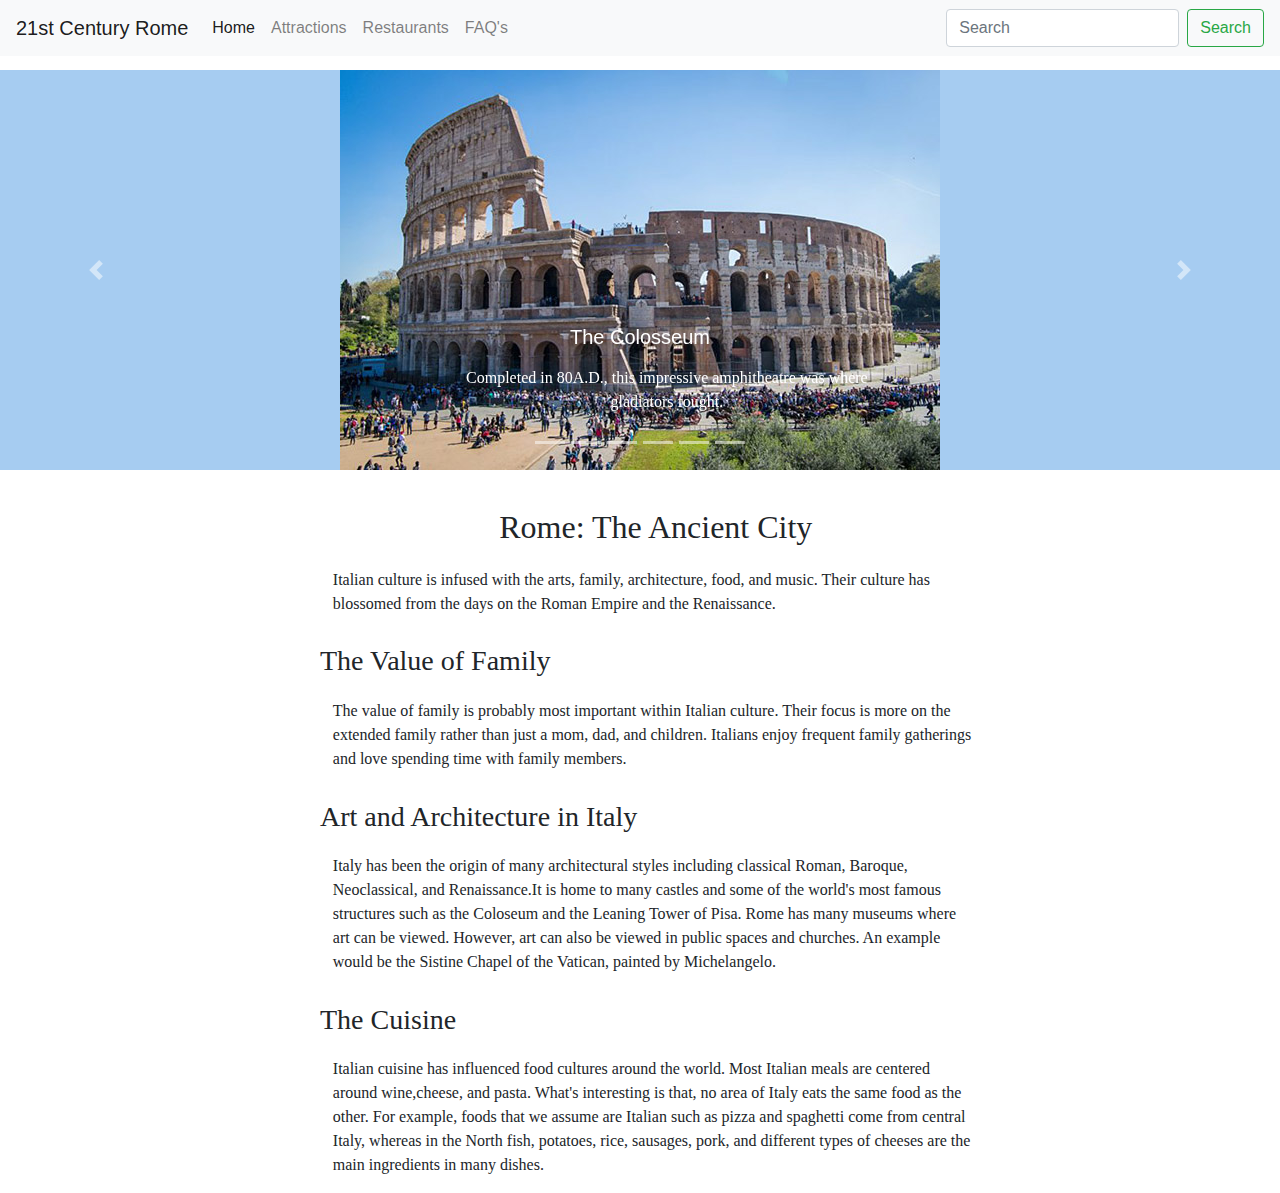
<file: index.html>
<!doctype html>
<html>
<head>
<meta charset="utf-8">
<meta http-equiv="X-UA-Compatible" content="IE=edge">
<meta name="viewport" content="width=device-width, initial-scale=1.0">
<title>SOF0992-21st Century Rome</title>
<link href="CSS/RomeStyle.css" rel="stylesheet" type="text/css">
<link href="CSS/bootstrap-4.4.1.css" rel="stylesheet" type="text/css">
<!--The following script tag downloads a font from the Adobe Edge Web Fonts server for use within the web page. We recommend that you do not modify it.-->
<script>var __adobewebfontsappname__="dreamweaver"</script>
<script src="http://use.edgefonts.net/abel:n4:default.js" type="text/javascript"></script>
</head>

<body style="padding-top: 70px">
<nav class="navbar fixed-top navbar-expand-lg navbar-light bg-light"> <a class="navbar-brand" href="#">21st Century Rome</a>
	  <button class="navbar-toggler" type="button" data-toggle="collapse" data-target="#navbarSupportedContent1" aria-controls="navbarSupportedContent1" aria-expanded="false" aria-label="Toggle navigation"> <span class="navbar-toggler-icon"></span> </button>
	  <div class="collapse navbar-collapse" id="navbarSupportedContent1">
	    <ul class="navbar-nav mr-auto">
	      <li class="nav-item active"> <a class="nav-link" href="index.html">Home</a></li>
	      <li class="nav-item"> <a class="nav-link" href="Attractions.html">Attractions</a></li>
	      <li class="nav-item"> <a class="nav-link" href="Restaurants.html">Restaurants</a></li>
	      <li class="nav-item"> <a class="nav-link" href="FAQ.html">FAQ's</a></li>
        </ul>
	    <form class="form-inline my-2 my-lg-0">
	      <input class="form-control mr-sm-2" type="search" placeholder="Search" aria-label="Search">
	      <button class="btn btn-outline-success my-2 my-sm-0" type="submit">Search</button>
        </form>
  </div>
</nav>

<div id="carouselExampleIndicators1" class="carousel slide" data-ride="carousel" style="background-color:#A6CCF1">
  <ol class="carousel-indicators">
    <li data-target="#carouselExampleIndicators1" data-slide-to="0"></li>
    <li data-target="#carouselExampleIndicators1" data-slide-to="1"></li>
    <li data-target="#carouselExampleIndicators1" data-slide-to="2"></li>
    <li data-target="#carouselExampleIndicators1" data-slide-to="3"></li>
    <li data-target="#carouselExampleIndicators1" data-slide-to="4"></li>
    <li data-target="#carouselExampleIndicators1" data-slide-to="5"></li>
  </ol>
  <div class="carousel-inner" role="listbox">
    <div class="carousel-item active"> <img class="d-block mx-auto" src="Images/Colosseum.jpg" alt="First slide">
      <div class="carousel-caption">
        <h5>The Colosseum </h5>
        <p>Completed in 80A.D., this impressive amphitheatre was where gladiators fought.</p>
      </div>
    </div>
    <div class="carousel-item"> <img class="d-block mx-auto" src="Images/Galleria-Borghese.jpg" alt="Second slide">
      <div class="carousel-caption">
        <h5>Galleria Borghese</h5>
        <p>This gallery houses one of the most outstanding art collections in the world.</p>
      </div>
    </div>
    <div class="carousel-item"> <img class="d-block mx-auto" src="Images/Roman Forum.jpg" alt="Third slide">
      <div class="carousel-caption">
        <h5>The Roman Forum</h5>
        <p>A cultural, economic, and political centre of ancient Rome. Includes important sites such as The Temple of Julius Caesar.</p>
      </div>
    </div>
    <div class="carousel-item"> <img class="d-block mx-auto" src="Images/Pantheon.jpg" alt="Fourth slide">
      <div class="carousel-caption">
        <h5>The Pantheon</h5>
        <p>This historic structure is the place of burial of two Italian kings as well as the tomb of renaissance painter Raphael.</p>
      </div>
    </div>
    <div class="carousel-item"> <img class="d-block mx-auto" src="Images/Trevi Fountain.jpg" alt="Fifth slide">
      <div class="carousel-caption">
        <h5>Fontana di Trevi</h5>
        <p>Known as one of the most beautiful fountains in the world. About 3000 euros are thrown into the fountain every day.</p>
      </div>
    </div>
    <div class="carousel-item"> <img class="d-block mx-auto" src="Images/St. Peter's Basilica.jpg" alt="Last slide">
      <div class="carousel-caption">
        <h5>St. Peter's Basilica</h5>
        <p>One of the largest churches in the world. It houses Michelangelo's The Pieta and other amazing artworks.</p>
      </div>
    </div>
  </div>
  <a class="carousel-control-prev" href="#carouselExampleIndicators1" role="button" data-slide="prev"> <span class="carousel-control-prev-icon" aria-hidden="true"></span> <span class="sr-only">Previous</span> </a> <a class="carousel-control-next" href="#carouselExampleIndicators1" role="button" data-slide="next"> <span class="carousel-control-next-icon" aria-hidden="true"></span> <span class="sr-only">Next</span></a> 
</div>
<section>
<h2>Rome: The Ancient City</h2>
	<p>Italian culture is infused with the arts, family, architecture, food, and music. Their culture has blossomed from the days on the Roman Empire and the Renaissance.</p>
<h3>The Value of Family</h3>
	<p>The value of family is probably most important within Italian culture. Their focus is more on the extended family rather than just a mom, dad, and children. Italians enjoy frequent family gatherings and love spending time with family members.</p>
<h3>Art and Architecture in Italy</h3>
	<p>Italy has been the origin of many architectural styles including classical Roman, Baroque, Neoclassical, and Renaissance.It is home to many castles and some of the world's most famous structures such as the Coloseum and the Leaning Tower of Pisa. Rome has many museums where art can be viewed. However, art can also be viewed in public spaces and churches. An example would be the Sistine Chapel of the Vatican, painted by Michelangelo.</p>
<h3>The Cuisine</h3>
	<p>Italian cuisine has influenced food cultures around the world. Most Italian meals are centered around wine,cheese, and pasta. What's interesting is that, no area of Italy eats the same food as the other. For example, foods that we assume are Italian such as pizza and spaghetti come from central Italy, whereas in the North fish, potatoes, rice, sausages, pork, and different types of cheeses are the main ingredients in many dishes.</p>
</section>
<script src="js/jquery-3.4.1.min.js"></script>
<script src="js/popper.min.js"></script>
<script src="js/bootstrap-4.4.1.js"></script>
</body>
</html>
</file>
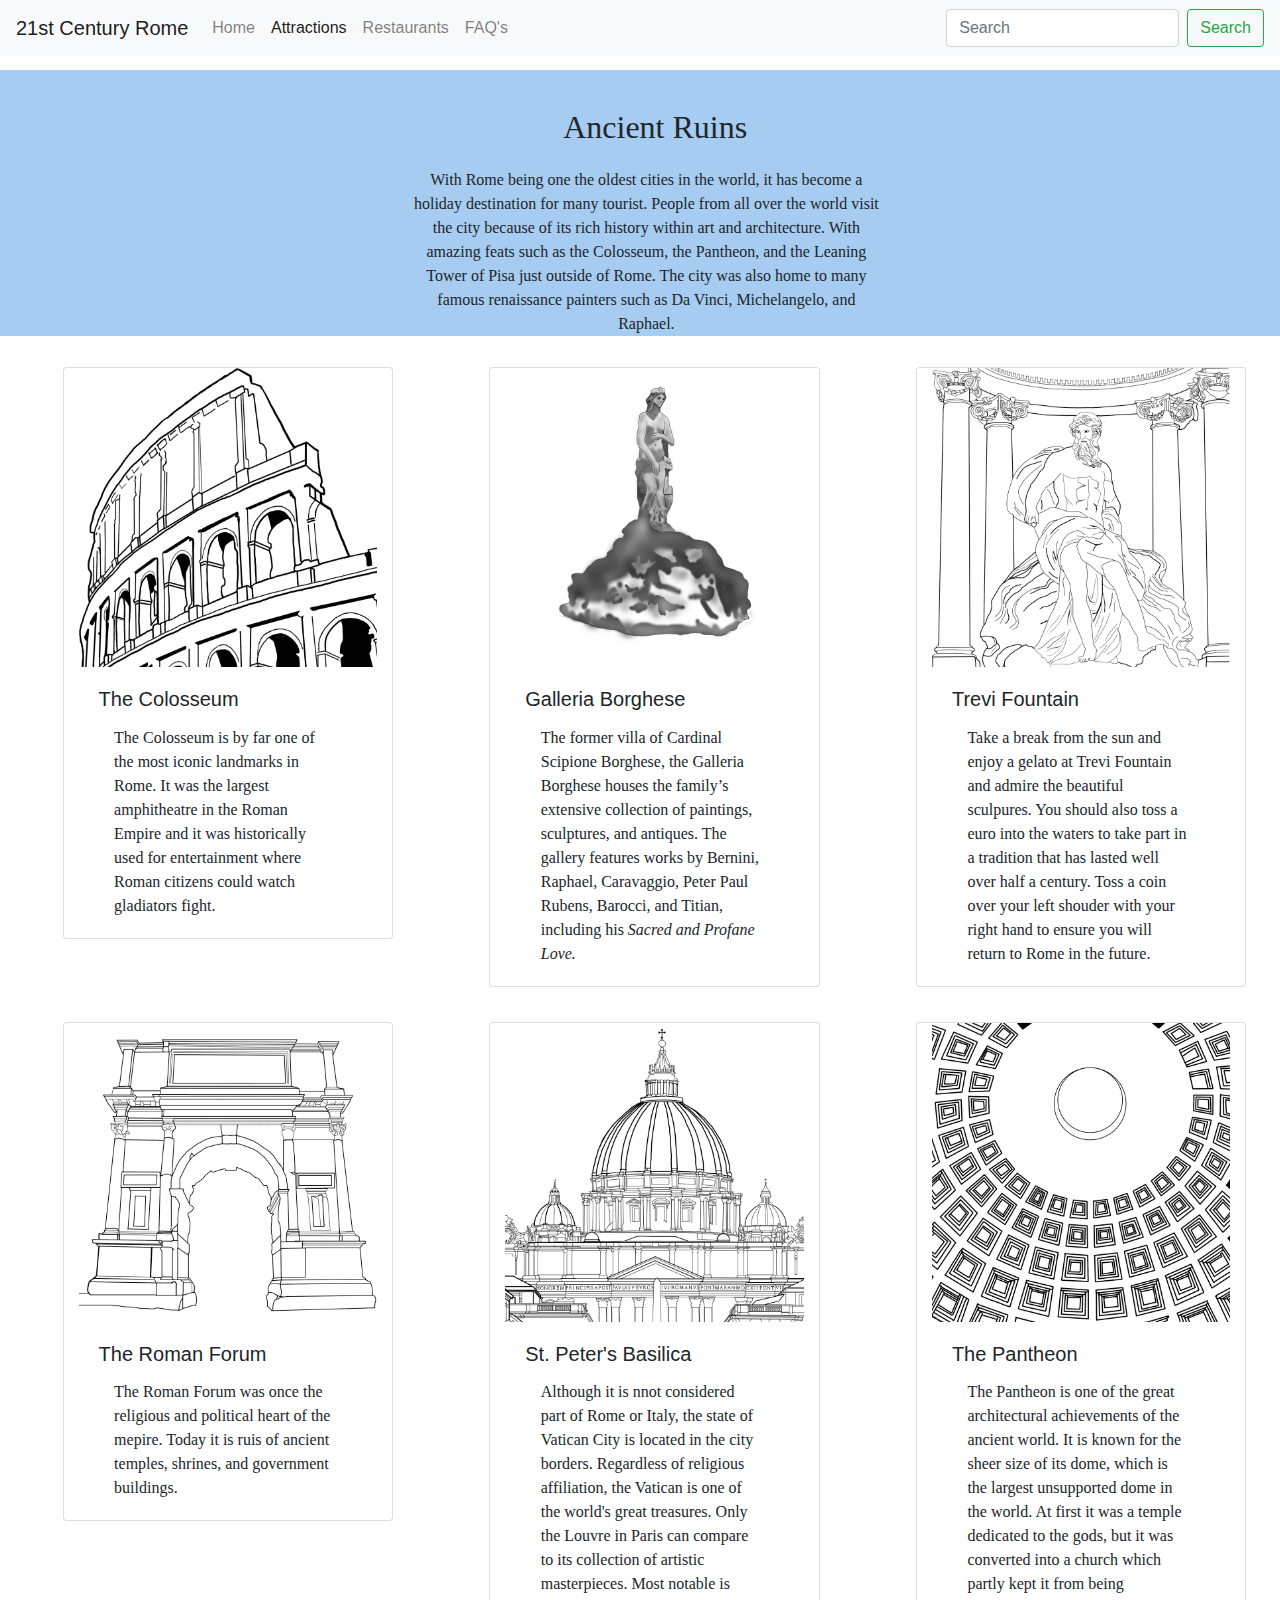
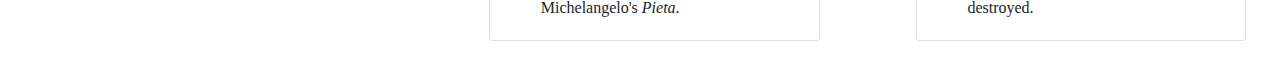
<file: Attractions.html>
<!doctype html>
<html>
<head>
<meta charset="utf-8">
<meta http-equiv="X-UA-Compatible" content="IE=edge">
<meta name="viewport" content="width=device-width, initial-scale=1.0">
<title>SOF0992-21st Century Rome</title>
<link href="CSS/RomeStyle.css" rel="stylesheet" type="text/css">
<link href="CSS/bootstrap-4.4.1.css" rel="stylesheet" type="text/css">
<!--The following script tag downloads a font from the Adobe Edge Web Fonts server for use within the web page. We recommend that you do not modify it.--><script>var __adobewebfontsappname__="dreamweaver"</script><script src="http://use.edgefonts.net/lato:n1:default;abel:n4:default.js" type="text/javascript"></script>
</head>

<body style="padding-top: 70px">
<nav class="navbar fixed-top navbar-expand-lg navbar-light bg-light"> <a class="navbar-brand" href="#">21st Century Rome</a>
	  <button class="navbar-toggler" type="button" data-toggle="collapse" data-target="#navbarSupportedContent1" aria-controls="navbarSupportedContent1" aria-expanded="false" aria-label="Toggle navigation"> <span class="navbar-toggler-icon"></span> </button>
	  <div class="collapse navbar-collapse" id="navbarSupportedContent1">
	    <ul class="navbar-nav mr-auto">
	      <li class="nav-item"> <a class="nav-link" href="index.html">Home</a></li>
	      <li class="nav-item active"> <a class="nav-link" href="Attractions.html">Attractions</a></li>
	      <li class="nav-item"> <a class="nav-link" href="Restaurants.html">Restaurants</a></li>
	      <li class="nav-item"> <a class="nav-link" href="FAQ.html">FAQ's</a></li>
        </ul>
	    <form class="form-inline my-2 my-lg-0">
	      <input class="form-control mr-sm-2" type="search" placeholder="Search" aria-label="Search">
	      <button class="btn btn-outline-success my-2 my-sm-0" type="submit">Search</button>
        </form>
  </div>
</nav>

<section class="attractions">
<h2>Ancient Ruins</h2>
	<p>With Rome being one the oldest cities in the world, it has become a holiday destination for many tourist. People from all over the world visit the city because of its rich history within art and architecture. With amazing feats such as the Colosseum, the Pantheon, and the Leaning Tower of Pisa just outside of Rome. The city was also home to many famous renaissance painters such as Da Vinci, Michelangelo, and Raphael.</p>
</section>
<div class="container-fluid">
  <div class="row">
    <div class="col-xl-4">
      <div class="card col-md-4 col-xl-10"> <img class="card-img-top" src="Illustrations/Colosseum Line Drawing.jpg" alt="Card image cap">
        <div class="card-body">
          <h5 class="card-title">The Colosseum</h5>
          <p class="card-text">The Colosseum is by far one of the most iconic landmarks in Rome. It was the largest amphitheatre in the Roman Empire and it was historically used for entertainment where Roman citizens could watch gladiators fight.</p>
        </div>
      </div>
    </div>
    <div class="col-xl-4">
      <div class="card col-md-4 col-xl-10"> <img class="card-img-top" src="Illustrations/Borghese Gallery Statue.jpg" alt="Card image cap">
        <div class="card-body">
          <h5 class="card-title">Galleria Borghese</h5>
          <p class="card-text">The former villa of Cardinal Scipione Borghese, the Galleria Borghese houses the family’s extensive collection of paintings, sculptures, and antiques. The gallery features works by Bernini, Raphael, Caravaggio, Peter Paul Rubens, Barocci, and Titian, including his <em>Sacred and Profane Love.</em></p>
        </div>
      </div>
    </div>
    <div class="col-xl-4">
      <div class="card col-md-4 col-xl-10"> <img class="card-img-top" src="Illustrations/Trevi Fountain Drawing.jpg" alt="Card image cap">
        <div class="card-body">
          <h5 class="card-title">Trevi Fountain</h5>
          <p class="card-text">Take a break from the sun and enjoy a gelato at Trevi Fountain and admire the beautiful sculpures. You should also toss a euro into the waters to take part in a tradition that has lasted well over half a century. Toss a coin over your left shouder with your right hand to ensure you will return to Rome in the future.</p>
         </div>
      </div>
    </div>
  </div>
</div>
<div class="container-fluid">
  <div class="row">
    <div class="col-xl-4">
      <div class="card col-md-4 col-xl-10"> <img class="card-img-top" src="Illustrations/Arch of Titus Drawing.jpg" alt="Card image cap">
        <div class="card-body">
          <h5 class="card-title">The Roman Forum</h5>
          <p class="card-text">The Roman Forum was once the religious and political heart of the mepire. Today it is ruis of ancient temples, shrines, and government buildings.</p>
        </div>
      </div>
    </div>
    <div class="col-xl-4">
      <div class="card col-md-4 col-xl-10"> <img class="card-img-top" src="Illustrations/St. Peter's Basilica Drawing.jpg" alt="Card image cap">
        <div class="card-body">
          <h5 class="card-title">St. Peter's Basilica</h5>
          <p class="card-text">Although it is nnot considered part of Rome or Italy, the state of Vatican City is located in the city borders. Regardless of religious affiliation, the Vatican is one of the world's great treasures. Only the Louvre in Paris can compare to its collection of artistic masterpieces. Most notable is Michelangelo's <em>Pieta</em>.</p>
        </div>
      </div>
    </div>
    <div class="col-xl-4">
      <div class="card col-md-4 col-xl-10"> <img class="card-img-top" src="Illustrations/Pantheon Oculus Drawing.jpg" alt="Card image cap">
        <div class="card-body">
          <h5 class="card-title">The Pantheon</h5>
          <p class="card-text">The Pantheon is one of the great architectural achievements of the ancient world. It is known for the sheer size of its dome, which is the largest unsupported dome in the world. At first it was a temple dedicated to the gods, but it was converted into a church which partly kept it from being destroyed.</p>
        </div>
      </div>
    </div>
  </div>
</div>
<script src="js/jquery-3.4.1.min.js"></script>
<script src="js/popper.min.js"></script>
<script src="js/bootstrap-4.4.1.js"></script>
</body>
</html>
</file>
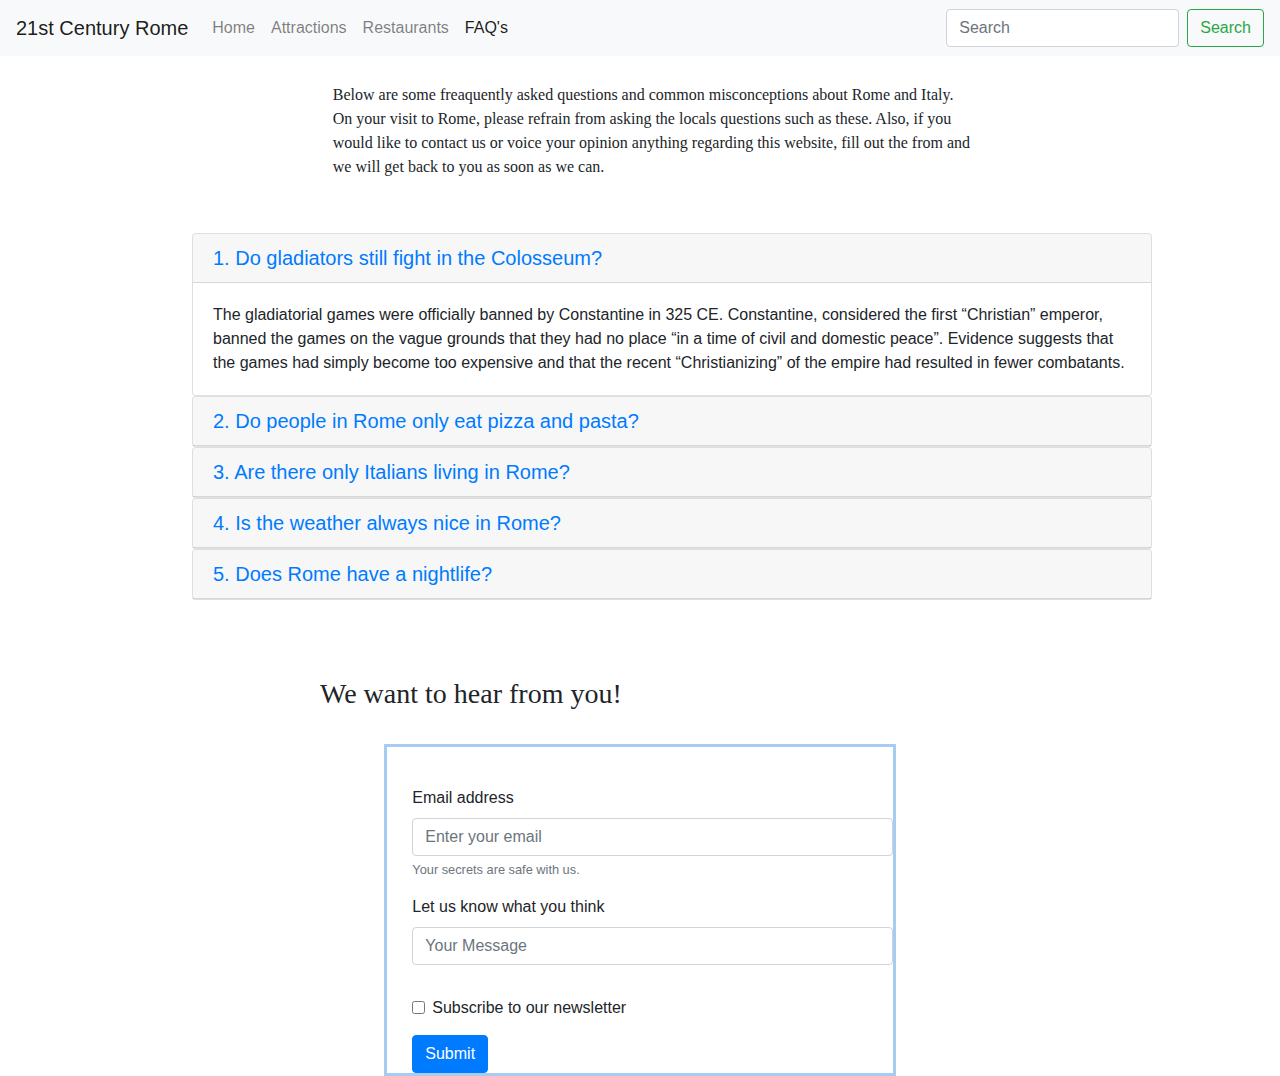
<file: FAQ.html>
<!doctype html>
<html>
<head>
<meta charset="utf-8">
<meta http-equiv="X-UA-Compatible" content="IE=edge">
<meta name="viewport" content="width=device-width, initial-scale=1.0">
<title>SOF0992-21st Century Rome</title>
<link href="CSS/RomeStyle.css" rel="stylesheet" type="text/css">
<link href="CSS/bootstrap-4.4.1.css" rel="stylesheet" type="text/css">
<!--The following script tag downloads a font from the Adobe Edge Web Fonts server for use within the web page. We recommend that you do not modify it.-->
<script>var __adobewebfontsappname__="dreamweaver"</script>
<script src="http://use.edgefonts.net/abel:n4:default.js" type="text/javascript"></script>
</head>

<body style="padding-top: 70px">
<nav class="navbar fixed-top navbar-expand-lg navbar-light bg-light"> <a class="navbar-brand" href="#">21st Century Rome</a>
	  <button class="navbar-toggler" type="button" data-toggle="collapse" data-target="#navbarSupportedContent1" aria-controls="navbarSupportedContent1" aria-expanded="false" aria-label="Toggle navigation"> <span class="navbar-toggler-icon"></span> </button>
	  <div class="collapse navbar-collapse" id="navbarSupportedContent1">
	    <ul class="navbar-nav mr-auto">
	      <li class="nav-item"> <a class="nav-link" href="index.html">Home</a></li>
	      <li class="nav-item"> <a class="nav-link" href="Attractions.html">Attractions</a></li>
	      <li class="nav-item"> <a class="nav-link" href="Restaurants.html">Restaurants</a></li>
	      <li class="nav-item active"> <a class="nav-link" href="FAQ.html">FAQ's</a></li>
        </ul>
	    <form class="form-inline my-2 my-lg-0">
	      <input class="form-control mr-sm-2" type="search" placeholder="Search" aria-label="Search">
	      <button class="btn btn-outline-success my-2 my-sm-0" type="submit">Search</button>
        </form>
  </div>
</nav>
	
<section>
<p>Below are some freaquently asked questions and common misconceptions about Rome and Italy. On your visit to Rome, please refrain from asking the locals questions such as these. Also, if you would like to contact us or voice your opinion anything regarding this website, fill out the from and we will get back to you as soon as we can.</p>
</section>
	
<div id="accordion1" role="tablist">
  <div class="card">
    <div class="card-header" role="tab" id="headingOne1">
      <h5 class="mb-0"> <a data-toggle="collapse" href="#collapseOne1" role="button" aria-expanded="true" aria-controls="collapseOne1">1. Do gladiators still fight in the Colosseum? </a> </h5>
    </div>
    <div id="collapseOne1" class="collapse show" role="tabpanel" aria-labelledby="headingOne1" data-parent="#accordion1">
      <div class="card-body">The gladiatorial games were officially banned by Constantine in 325 CE. Constantine, considered the first “Christian” emperor, banned the games on the vague grounds that they had no place “in a time of civil and domestic peace”. Evidence suggests that the games had simply become too expensive and that the recent “Christianizing” of the empire had resulted in fewer combatants.</div>
    </div>
  </div>
  <div class="card">
    <div class="card-header" role="tab" id="headingTwo1">
      <h5 class="mb-0"> <a class="collapsed" data-toggle="collapse" href="#collapseTwo1" role="button" aria-expanded="false" aria-controls="collapseTwo1">2. Do people in Rome only eat pizza and pasta? </a> </h5>
    </div>
    <div id="collapseTwo1" class="collapse" role="tabpanel" aria-labelledby="headingTwo1" data-parent="#accordion1">
      <div class="card-body">No. Travelling around Rome, you will notice that the menu can be very different depending on the area you visit. One thing that you will find everywhere is that the quality of ingredients is always very high.</div>
    </div>
  </div>
  <div class="card">
    <div class="card-header" role="tab" id="headingThree1">
      <h5 class="mb-0"> <a class="collapsed" data-toggle="collapse" href="#collapseThree1" role="button" aria-expanded="false" aria-controls="collapseThree1">3. Are there only Italians living in Rome? </a> </h5>
    </div>
    <div id="collapseThree1" class="collapse" role="tabpanel" aria-labelledby="headingThree1" data-parent="#accordion1">
      <div class="card-body">About 96 percent of the population of Italy is Italian, though there are many other ethnicities that live in this country. North African Arab, Italo-Albanian, Albanian, German, Austrian and some other European groups fill out the remainder of the population. Yes, most Italians speak English, but they would prefer if you tried to enggage with them in their language</div>
    </div>
  </div>
  <div class="card">
    <div class="card-header" role="tab" id="headingFour1">
      <h5 class="mb-0"> <a class="collapsed" data-toggle="collapse" href="#collapseFour1" role="button" aria-expanded="false" aria-controls="collapseFour1">4. Is the weather always nice in Rome?</a></h5>
    </div>
    <div id="collapseFour1" class="collapse" role="tabpanel" aria-labelledby="headingFour1" data-parent="#accordion1">
      <div class="card-body">Some people believe that the sun always shines in Italy, however it can alsoo be cold and damp. It depends on the region you are visiting and most importantly the season.</div>
    </div>
  </div>
  <div class="card">
    <div class="card-header" role="tab" id="headingFive1">
      <h5 class="mb-0"> <a class="collapsed" data-toggle="collapse" href="#collapseFive1" role="button" aria-expanded="false" aria-controls="collapseFive1">5. Does Rome have a nightlife?</a></h5>
    </div>
    <div id="collapseFive1" class="collapse" role="tabpanel" aria-labelledby="headingFive1" data-parent="#accordion1">
      <div class="card-body">If you are looking to go out for a night on the town then the Trastevere district is the perfect place for you. One of the most lively and characteristic neighbourhoods of the city, once the sun sets it becomes the core of young nightlife. You can soend the evening looking for entertainment and enjoying fine cuisine among typical restaurants. The most acclaimed places are Piazza Trilussa, where you can have an appetizer with your friends, and the bars next to piazza Santa Maria in Trastevere, busy until the first light of dawn. </div>
    </div>
  </div>
</div>
<h3 id="form">We want to hear from you!</h3>
<form class="contact">
  <div class="form-group">
    <label for="exampleInputEmail1">Email address</label>
    <input type="email" class="form-control" id="exampleInputEmail1" placeholder="Enter your email">
    <small id="emailHelp1" class="form-text text-muted">Your secrets are safe with us.</small> </div>
  <div class="form-group">
    <label for="exampleInputMessage1">Let us know what you think</label>
    <input type="message" class="form-control" id="exampleInputMessage" placeholder="Your Message">
  </div>
  <div class="form-check">
    <input type="checkbox" class="form-check-input" id="exampleCheck1">
    <label class="form-check-label" for="exampleCheck1">Subscribe to our newsletter</label>
  </div>
  <button type="submit" class="btn btn-primary">Submit</button>
</form>
<script src="js/jquery-3.4.1.min.js"></script>
<script src="js/popper.min.js"></script>
<script src="js/bootstrap-4.4.1.js"></script>
</body>
</html>
</file>
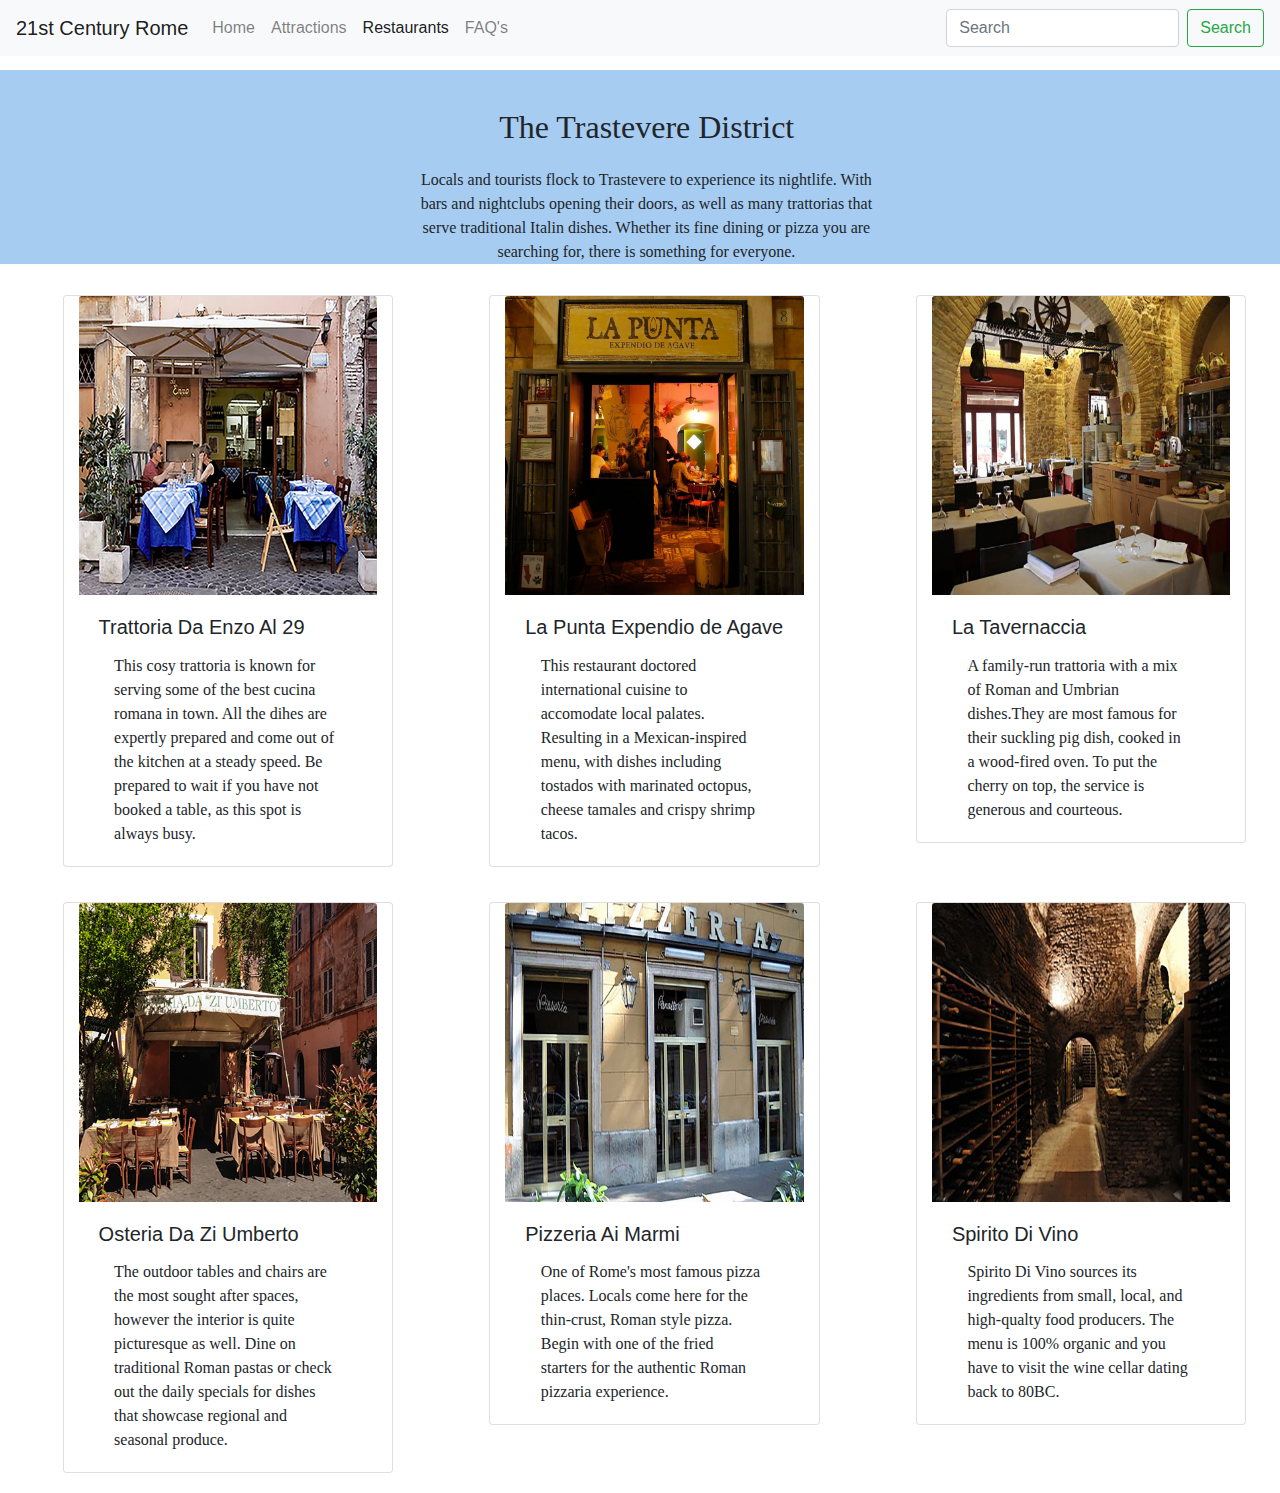
<file: Restaurants.html>
<!doctype html>
<html>
<head>
<meta charset="utf-8">
<meta http-equiv="X-UA-Compatible" content="IE=edge">
<meta name="viewport" content="width=device-width, initial-scale=1.0">
<title>SOF0992-21st Century Rome</title>
<link href="CSS/RomeStyle.css" rel="stylesheet" type="text/css">
<link href="CSS/bootstrap-4.4.1.css" rel="stylesheet" type="text/css">
<!--The following script tag downloads a font from the Adobe Edge Web Fonts server for use within the web page. We recommend that you do not modify it.--><script>var __adobewebfontsappname__="dreamweaver"</script><script src="http://use.edgefonts.net/lato:n1:default;abel:n4:default.js" type="text/javascript"></script>
</head>

<body style="padding-top: 70px">
<nav class="navbar fixed-top navbar-expand-lg navbar-light bg-light"> <a class="navbar-brand" href="#">21st Century Rome</a>
	  <button class="navbar-toggler" type="button" data-toggle="collapse" data-target="#navbarSupportedContent1" aria-controls="navbarSupportedContent1" aria-expanded="false" aria-label="Toggle navigation"> <span class="navbar-toggler-icon"></span> </button>
	  <div class="collapse navbar-collapse" id="navbarSupportedContent1">
	    <ul class="navbar-nav mr-auto">
	      <li class="nav-item"> <a class="nav-link" href="index.html">Home</a></li>
	      <li class="nav-item"> <a class="nav-link" href="Attractions.html">Attractions</a></li>
	      <li class="nav-item active"> <a class="nav-link" href="Restaurants.html">Restaurants</a></li>
	      <li class="nav-item"> <a class="nav-link" href="FAQ.html">FAQ's</a></li>
        </ul>
	    <form class="form-inline my-2 my-lg-0">
	      <input class="form-control mr-sm-2" type="search" placeholder="Search" aria-label="Search">
	      <button class="btn btn-outline-success my-2 my-sm-0" type="submit">Search</button>
        </form>
  </div>
</nav>

<section class="restaurants">
<h2>The Trastevere District</h2>
	<p>Locals and tourists flock to Trastevere to experience its nightlife. With bars and nightclubs opening their doors, as well as many trattorias that serve traditional Italin dishes. Whether its fine dining or pizza you are searching for, there is something for everyone.</p>
</section>
<div class="container-fluid">
  <div class="row">
    <div class="col-xl-4">
      <div class="card col-md-4 col-xl-10"> <img class="card-img-top" src="Images 2/Da Enzo Trattoria.png" alt="Card image cap">
        <div class="card-body">
          <h5 class="card-title">Trattoria Da Enzo Al 29</h5>
          <p class="card-text">This cosy trattoria is known for serving some of the best cucina romana in town. All the dihes are expertly prepared and come out of the kitchen at a steady speed. Be prepared to wait if you have not booked a table, as this spot is always busy.</p>
        </div>
      </div>
    </div>
    <div class="col-xl-4">
      <div class="card col-md-4 col-xl-10"> <img class="card-img-top" src="Images 2/La Punta Expendio de Agave.jpg" alt="Card image cap">
        <div class="card-body">
          <h5 class="card-title">La Punta Expendio de Agave</h5>
          <p class="card-text">This restaurant doctored international cuisine to accomodate local palates. Resulting in a Mexican-inspired menu, with dishes including tostados with marinated octopus, cheese tamales and crispy shrimp tacos.</p>
        </div>
      </div>
    </div>
    <div class="col-xl-4">
      <div class="card col-md-4 col-xl-10"> <img class="card-img-top" src="Images 2/La Tavernaccia da Bruno.jpg" alt="Card image cap">
        <div class="card-body">
          <h5 class="card-title">La Tavernaccia</h5>
          <p class="card-text">A family-run trattoria with a mix of Roman and Umbrian dishes.They are most famous for their suckling pig dish, cooked in a wood-fired oven. To put the cherry on top, the service is generous and courteous.</p>
        </div>
      </div>
    </div>
  </div>
</div>
<div class="container-fluid">
  <div class="row">
    <div class="col-xl-4">
      <div class="card col-md-4 col-xl-10"> <img class="card-img-top" src="Images 2/Osteria Da Zi Umberto.jpg" alt="Card image cap">
        <div class="card-body">
          <h5 class="card-title">Osteria Da Zi Umberto</h5>
          <p class="card-text">The outdoor tables and chairs are the most sought after spaces, however the interior is quite picturesque as well. Dine on traditional Roman pastas or check out the daily specials for dishes that showcase regional and seasonal produce.</p>
        </div>
      </div>
    </div>
    <div class="col-xl-4">
      <div class="card col-md-4 col-xl-10"> <img class="card-img-top" src="Images 2/Pizzeria Ai Marmi.jpg" alt="Card image cap">
        <div class="card-body">
          <h5 class="card-title">Pizzeria Ai Marmi</h5>
          <p class="card-text">One of Rome's most famous pizza places. Locals come here for the thin-crust, Roman style pizza. Begin with one of the fried starters for the authentic Roman pizzaria experience.</p>
      </div>
     </div>
    </div>
    <div class="col-xl-4">
      <div class="card col-md-4 col-xl-10"> <img class="card-img-top" src="Images 2/Spirito Di Vino.jpg" alt="Card image cap">
        <div class="card-body">
          <h5 class="card-title">Spirito Di Vino</h5>
          <p class="card-text">Spirito Di Vino sources its ingredients from small, local, and high-qualty food producers. The menu is 100% organic and you have to visit the wine cellar dating back to 80BC.</p>
        </div>
      </div>
    </div>
  </div>
</div>
<script src="js/jquery-3.4.1.min.js"></script>
<script src="js/popper.min.js"></script>
<script src="js/bootstrap-4.4.1.js"></script>
</body>
</html>
</file>
<file: CSS/RomeStyle.css>
@charset "utf-8";
#carouselExampleIndicators1 .carousel-control-next .carousel-control-next-icon {
	color: antiquewhite;
}

p {
    text-align: left;
    font-family: abel;
    font-size: 1em;
    width: 50%;
    margin-left: 6%;
    padding-top: 1%;
}
h2 {
    font-family: Georgia;
    width: 50%;
    margin-left: 25%;
    padding-top: 3%;
    padding-left: 14%;
}
h3{
	padding-top: 1%;
	text-align: normal;
	font-family: Georgia;
	width: 50%;
	margin-left: 25%;
}

body section p {
    font-family: abel;
    font-style: normal;
    font-weight: 400;
    margin-left: 26%;
}

.card.col-md-4 {
    margin-left: 12%;
    float: left;
    margin-bottom: 5%;
    margin-top: 4%;
}

.attractions{
	background-color:#A6CCF1;
}
.attractions p {
    margin-left: 24%;
    padding-left: 8%;
    padding-right: 5%;
    text-align: center;
}
.attractions h2 {
    margin-left: 30%;
	
}
.card-text{
	width: 86%;
	margin-left: 6%;
}
.carousel-caption p {
    margin-left: 28%;
    text-align: center;
}
.restaurants {
	background-color:#A6CCF1;
}
.restaurants p {
	text-align: center;
	margin-left: 24%;
    padding-left: 8%;
    padding-right: 5%;
}
.contact {
    width: 40%;
    margin-left: 30%;
    padding-top: 3%;
    border-style: solid;
    border-color: #A6CCF1;
}
.contact .btn.btn-primary {
	margin-left: 5%;
}

.form-group{
	margin-left: 5%;
}
.form-check{
	padding-top: 3%;
	padding-bottom: 3%;
	margin-left: 5%;
}

#accordion1 {
	width: 75%;
	margin-left:15%;
	padding-bottom: 5%;
	padding-top: 3%;
}
#form {
	padding-bottom: 2%;
}
</file>
